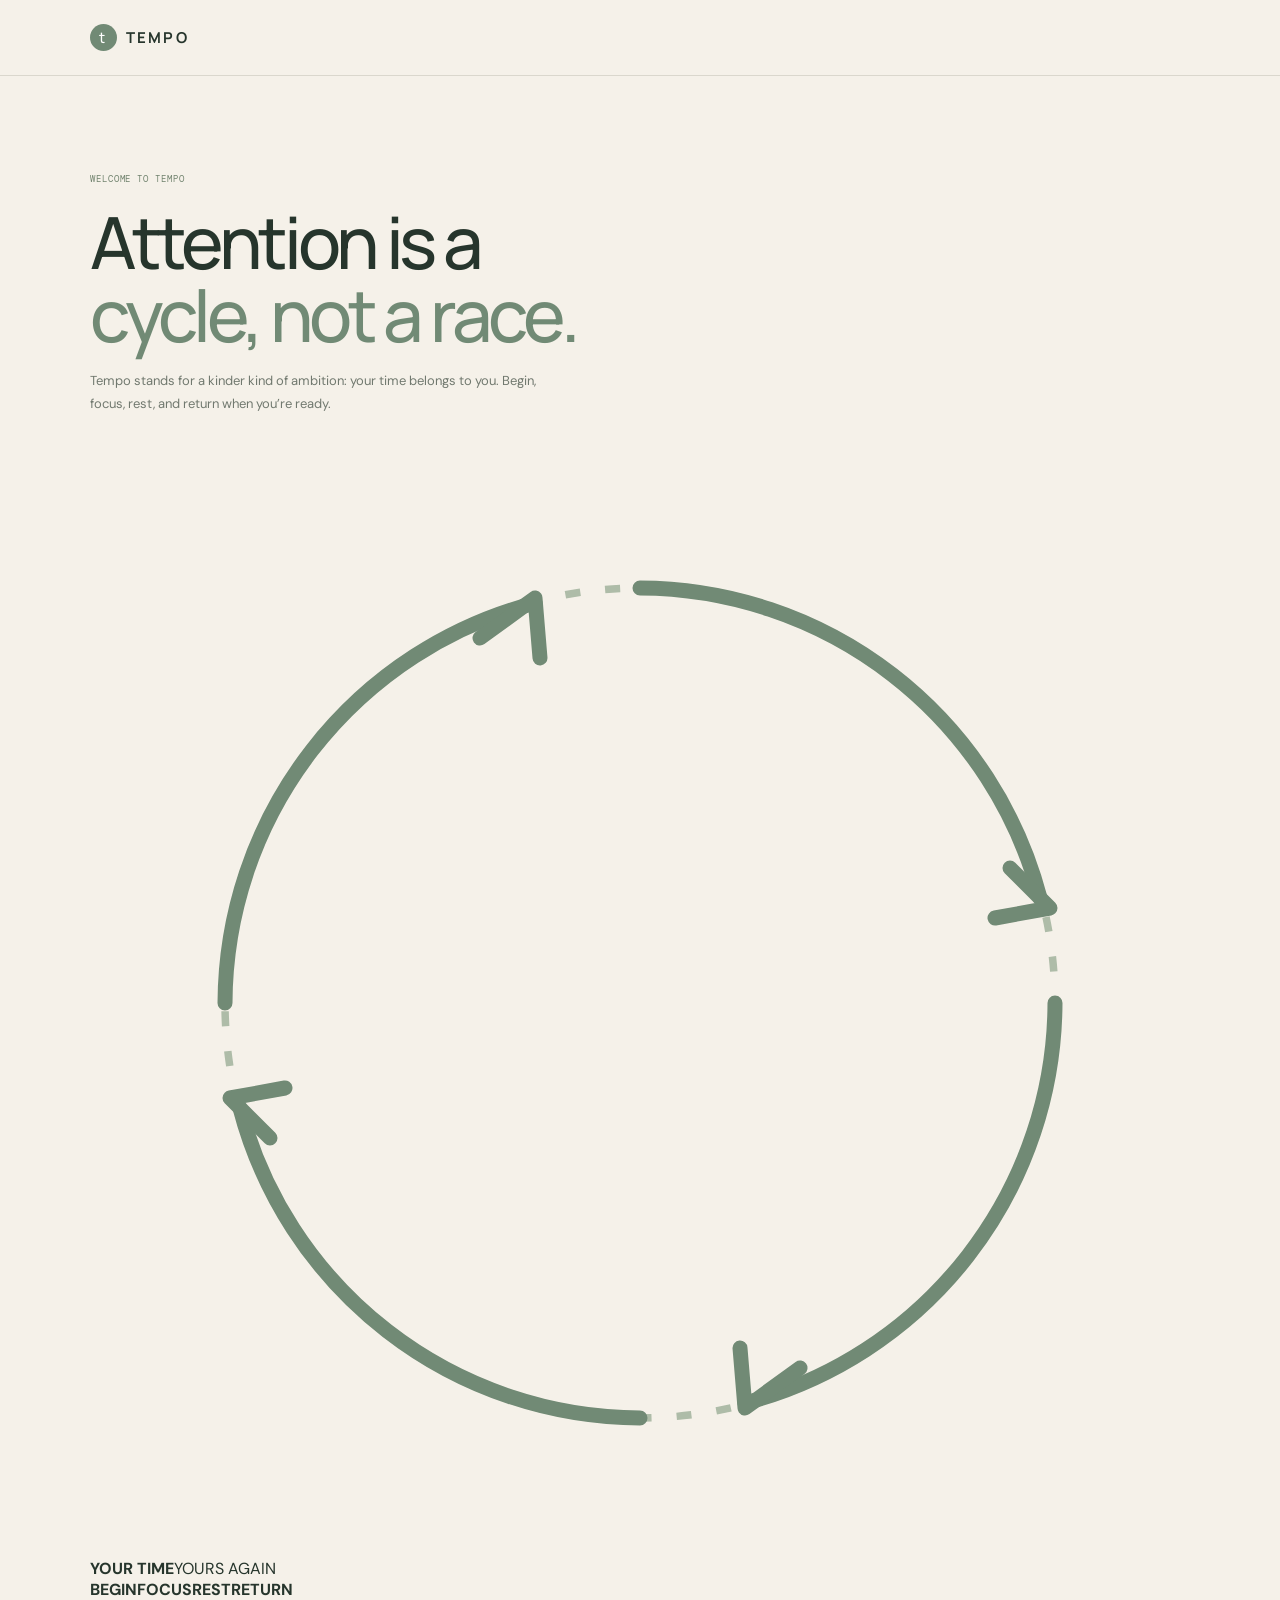
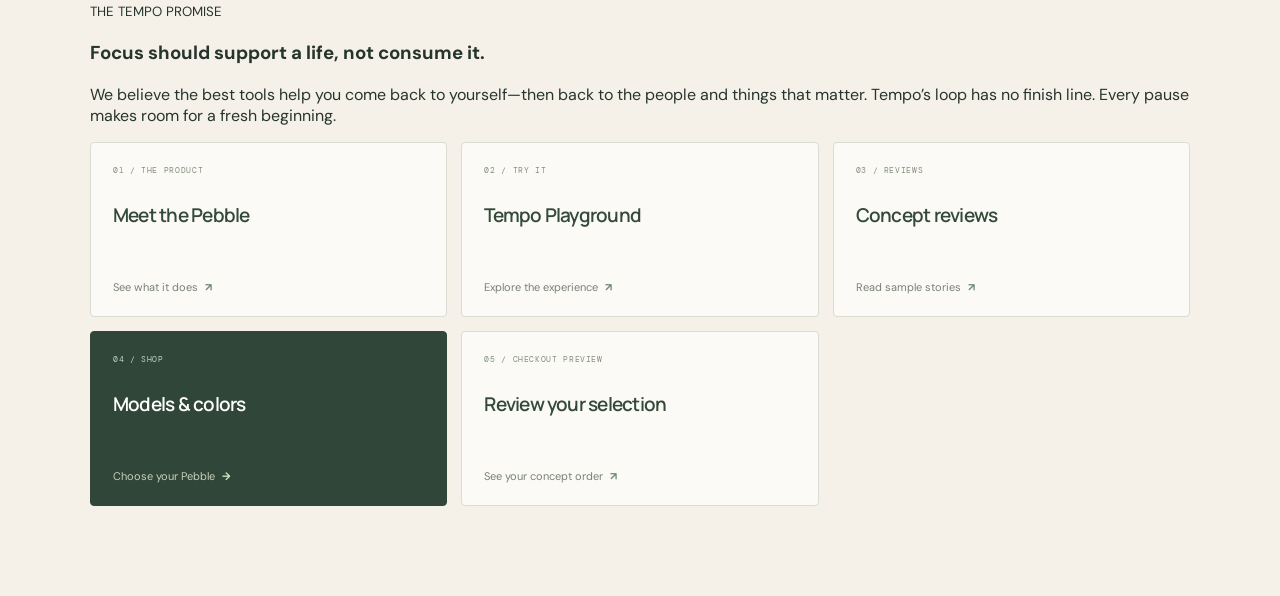
<file: index.html>
<!doctype html>
<html lang="en">
<head>
  <meta charset="utf-8"><meta name="viewport" content="width=device-width,initial-scale=1"><meta name="theme-color" content="#f5f1e9">
  <title>Tempo Pebble — Make time feel yours</title><link rel="stylesheet" href="style.css"><link rel="stylesheet" href="playground.css"><link rel="stylesheet" href="pages.css"><link rel="stylesheet" href="page-hub.css"><link rel="stylesheet" href="simple-home.css">
</head>
<body>
<header class="nav"><a class="brand" href="index.html"><span class="brand-mark">t</span>TEMPO</a><nav class="page-nav"><a href="product.html">The Pebble</a><a href="experience.html">Try Tempo</a><a href="reviews.html">Reviews</a></nav><a class="nav-cta" href="buy.html">Shop models <span>↗</span></a></header>
<main id="home">
  <section class="hero"><div class="hero-copy"><p class="eyebrow"><i></i> A TINY PAUSE. A BETTER PACE.</p><h1>Make time<br>feel <em>yours.</em></h1><p class="lead">Tempo Pebble is a pocket-sized focus timer with a tactile twist: turn the dial, settle into one thing, and let your day find its rhythm.</p><div class="hero-actions"><a class="button dark" href="#product">Meet Tempo <span>↗</span></a><a class="watch-link" href="#film"><span>▶</span> Watch the product film</a></div><div class="hero-proof"><span>✳ &nbsp; NO SCREENS TO START</span><span>✳ &nbsp; YOUR PACE, YOUR WAY</span></div></div><div class="hero-visual"><div class="halo"></div><div class="hero-label">A moment<br>to begin.</div><svg class="pebble" viewBox="0 0 500 500" role="img" aria-label="Tempo Pebble tactile focus timer"><defs><linearGradient id="body" x1="0" y1="0" x2="1" y2="1"><stop stop-color="#f9f4e9"/><stop offset="1" stop-color="#cfc8b8"/></linearGradient><linearGradient id="dial" x1="0" y1="0" x2="1" y2="1"><stop stop-color="#718a75"/><stop offset="1" stop-color="#314b3b"/></linearGradient><filter id="shadow"><feDropShadow dx="0" dy="25" stdDeviation="22" flood-opacity=".18"/></filter></defs><ellipse cx="255" cy="405" rx="135" ry="21" fill="#26372e" opacity=".13"/><g filter="url(#shadow)" transform="rotate(-11 250 260)"><rect x="115" y="130" width="270" height="270" rx="90" fill="url(#body)"/><circle cx="250" cy="265" r="87" fill="#a9a99a" opacity=".42"/><circle cx="250" cy="257" r="79" fill="url(#dial)"/><circle cx="250" cy="257" r="64" fill="none" stroke="#d6e1c2" stroke-opacity=".36" stroke-width="1.5"/><path d="M250 202v-12M289 218l8-9M305 257h12M289 296l8 9M250 312v12M211 296l-8 9M195 257h-12M211 218l-8-9" stroke="#e2e7da" stroke-width="4" stroke-linecap="round"/><path d="M250 257 290 228" stroke="#f2e7c5" stroke-width="5" stroke-linecap="round"/><circle cx="250" cy="257" r="8" fill="#f2e7c5"/><circle cx="250" cy="257" r="4" fill="#354839"/><rect x="178" y="345" width="144" height="5" rx="2.5" fill="#b9b2a4"/><circle cx="250" cy="370" r="4" fill="#7c9279"/></g></svg><span class="visual-caption">TEMPO PEBBLE · SAGE / LIMESTONE</span><span class="visual-index">01 — 03</span></div></section>
  <section class="ticker"><span>TURN DOWN THE NOISE</span><i>✳</i><span>MAKE A LITTLE MOMENT</span><i>✳</i><span>FIND YOUR OWN PACE</span><i>✳</i><span>TURN DOWN THE NOISE</span></section>
  <section class="story" id="story"><div class="section-kicker">01 / A SMALL OBJECT WITH A BIG JOB</div><div class="story-grid"><h2>Less scrolling.<br>More <em>settling in.</em></h2><div class="story-text"><p>Tempo Pebble is a simple, satisfying focus timer for people who want a calmer way to start. Turn the dial to choose a session, press once, and let the gentle light tell you how much time is left.</p><p>Pair it with Tempo’s optional AI helper for a realistic plan, a fresh idea, or a little help choosing what to do first. The helper runs through llama.cpp on your own computer.</p><a class="under-link" href="#helper">Try the Tempo helper ↗</a></div></div><div class="feature-row"><article><span>01 / TACTILE DIAL</span><h3>Set it by feel.</h3><p>A weighted, clicky dial makes choosing a focus session feel refreshingly physical.</p></article><article><span>02 / QUIET LIGHT</span><h3>Time, at a glance.</h3><p>A soft ring of light fades as your session moves along. No countdown to stare at.</p></article><article><span>03 / LOCAL AI HELPER</span><h3>Start with one thing.</h3><p>Ask for a 20-minute plan, a way through a block, or a gentle nudge to begin.</p></article></div></section>
  <section class="film" id="film"><div class="section-kicker">02 / A MOMENT WITH TEMPO</div><div class="film-card"><div class="film-screen" id="film-screen"><div class="film-orbit"></div><div class="film-pebble"><div class="film-dial"></div><i></i></div><div class="film-copy">Turn down<br>the noise.</div><button class="play" id="play-film" aria-label="Play Tempo product film">▶</button><div class="film-control">TEMPO PRODUCT FILM <span>00:45</span></div><div class="film-label">A LITTLE SPACE TO FIND YOUR PACE</div></div><div class="film-caption"><span>TEMPO PEBBLE</span><span>A tactile timer, a calmer start, and an AI helper when you want one.</span><a href="#helper">Meet your helper ↗</a></div></div></section>
  <section class="helper" id="helper"><div class="helper-copy"><div class="section-kicker">03 / YOUR LOCAL AI HELPER</div><h2>Need a start?<br>Let’s find <em>one.</em></h2><p>Ask Tempo to shape a short focus plan, break down a task, or suggest a reset. Your message goes to the llama.cpp server you run locally—no hosted AI account required.</p><div class="privacy-pill"><i></i> CONNECTED TO YOUR LOCAL LLAMA.CPP MODEL</div><p class="connect-hint">Start the server in your terminal with the setup command in README.md.</p></div><div class="assistant-card"><div class="assistant-top"><div><span class="assistant-mark">✳</span><strong>TEMPO HELPER</strong></div><span class="offline-indicator" id="ai-status"><i></i> CHECKING LOCAL MODEL</span></div><div class="assistant-messages" id="assistant-messages"><div class="bubble helper-bubble">Hi. What would make this next little stretch feel easier?</div></div><div class="quick-prompts"><button data-prompt="Help me make a realistic plan for the next 25 minutes.">Plan my next 25 minutes</button><button data-prompt="I feel stuck. Help me find one small first step.">Find one first step</button></div><form class="helper-form" id="helper-form"><textarea id="helper-input" rows="1" placeholder="Ask Tempo for a little help…" aria-label="Ask Tempo helper"></textarea><button type="submit" aria-label="Send prompt">↑</button></form><div class="assistant-foot">LOCAL MODEL · YOUR PROMPTS STAY ON THIS DEVICE</div></div></section>
  <section class="reviews" id="reviews"><div class="section-kicker">04 / NOTES FROM THE DESK</div><div class="reviews-heading"><h2>Small ritual.<br><em>Big exhale.</em></h2><span>CONCEPT REVIEWS<br>PLACEHOLDER COPY</span></div><div class="review-grid"><article><div class="stars">★★★★★</div><blockquote>“I turn the dial before I open my inbox. It’s become the tiniest boundary with a surprisingly big effect.”</blockquote><div class="reviewer"><b>ML</b><span><strong>Morgan L.</strong><small>CONCEPT REVIEW</small></span></div></article><article><div class="stars">★★★★★</div><blockquote>“The little glow keeps me on track without making my desk feel like another dashboard.”</blockquote><div class="reviewer"><b>JT</b><span><strong>Jordan T.</strong><small>CONCEPT REVIEW</small></span></div></article><article><div class="stars">★★★★★</div><blockquote>“I asked the helper to break down a messy task. It gave me a starting point, then I just turned the dial.”</blockquote><div class="reviewer"><b>AR</b><span><strong>Alex R.</strong><small>CONCEPT REVIEW</small></span></div></article></div></section>
<section class="product" id="product"><div class="product-art"><svg viewBox="0 0 260 260" aria-hidden="true"><rect x="48" y="45" width="164" height="164" rx="55" fill="#e7e0d3"/><circle cx="130" cy="126" r="54" fill="#718a75"/><circle cx="130" cy="126" r="42" fill="none" stroke="#d6e1c2" stroke-opacity=".5"/><path d="M130 96v-8M160 126h8M130 156v8M100 126h-8M130 126l21-16" stroke="#f2e7c5" stroke-width="4" stroke-linecap="round"/><circle cx="130" cy="126" r="5" fill="#f2e7c5"/></svg></div><div><div class="section-kicker">A CALMER WAY TO BEGIN</div><h2>Tempo Pebble</h2><p class="product-desc">Tactile focus timer + optional local AI helper.</p><div class="price">From $89 <span>USD · CONCEPT PRICE</span></div><a class="button dark" href="buy.html">Choose your Tempo <span>↗</span></a><p class="fine-print">Explore models and colors on the concept buy page.</p></div></section>
</main><footer><a class="brand" href="#home"><span class="brand-mark">t</span>TEMPO</a><span>MAKE TIME FEEL YOURS.</span><a href="#helper">ASK THE LOCAL AI ↗</a><span>© 2026 TEMPO CONCEPT</span></footer><script src="app.js"></script>
</body></html>
</file>
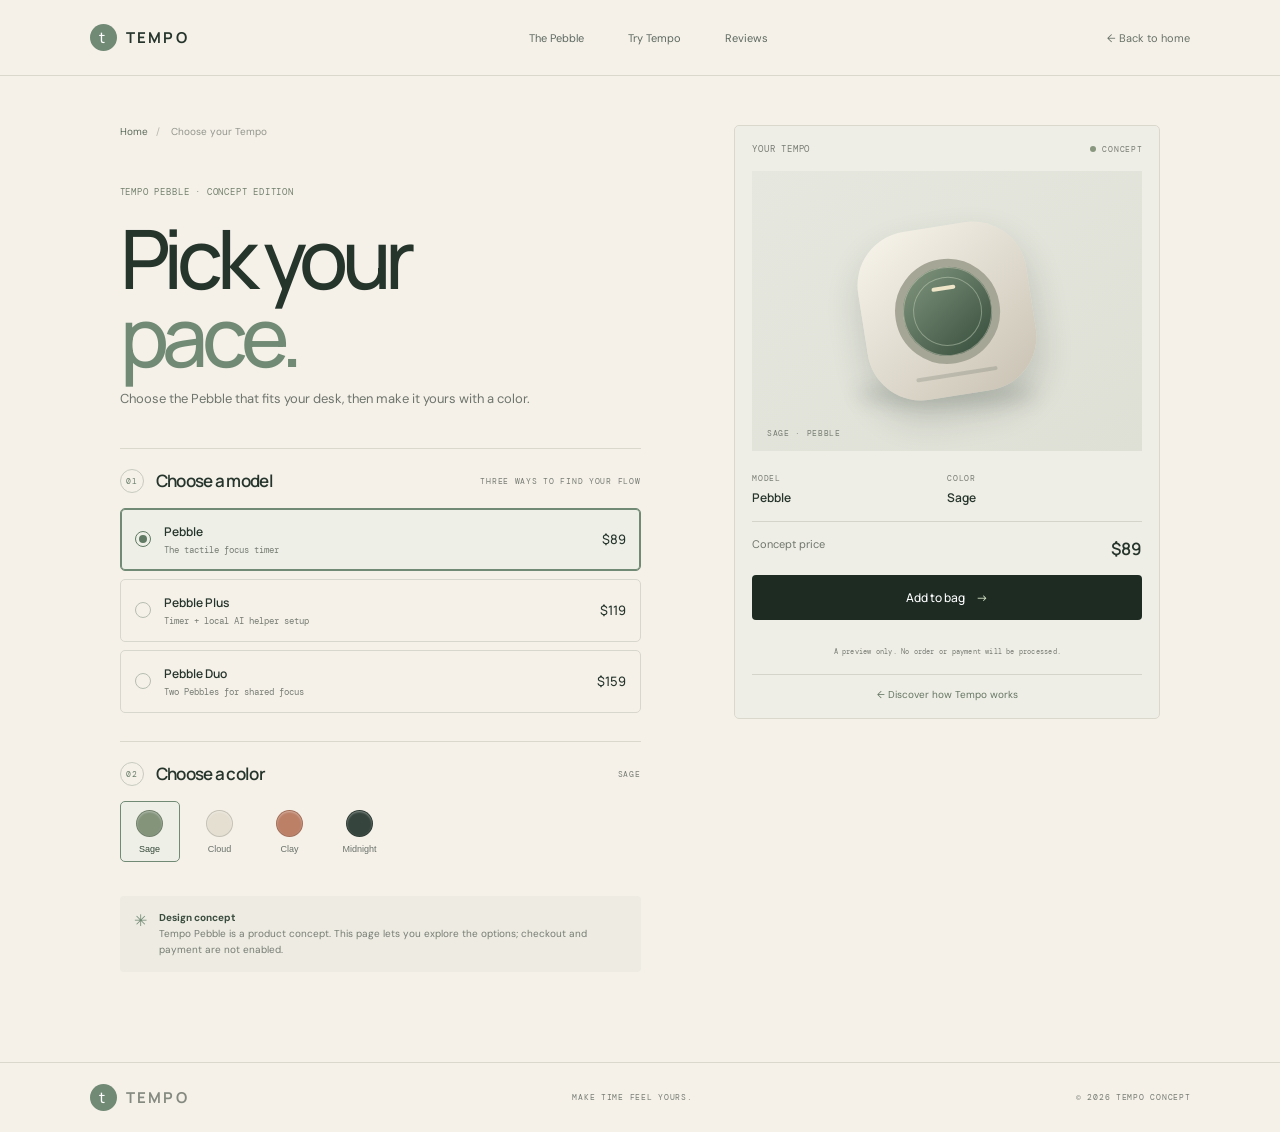
<file: buy.html>
<!doctype html>
<html lang="en">
<head>
  <meta charset="utf-8"><meta name="viewport" content="width=device-width,initial-scale=1"><meta name="theme-color" content="#f5f1e9">
  <title>Choose your Tempo Pebble</title><link rel="stylesheet" href="buy.css"><link rel="stylesheet" href="pages.css">
</head>
<body>
  <header class="nav"><a class="brand" href="index.html"><span class="brand-mark">t</span>TEMPO</a><nav class="page-nav"><a href="product.html">The Pebble</a><a href="experience.html">Try Tempo</a><a href="reviews.html">Reviews</a></nav><a class="back-link" href="index.html">← Back to home</a></header>
  <main class="buy-layout">
    <section class="buy-main">
      <div class="crumb"><a href="index.html">Home</a><span>/</span> Choose your Tempo</div>
      <p class="eyebrow">TEMPO PEBBLE · CONCEPT EDITION</p>
      <h1>Pick your<br><em>pace.</em></h1>
      <p class="intro">Choose the Pebble that fits your desk, then make it yours with a color.</p>
      <section class="choice-section" aria-labelledby="model-title"><div class="section-heading"><div><span class="step">01</span><h2 id="model-title">Choose a model</h2></div><small>THREE WAYS TO FIND YOUR FLOW</small></div>
        <div class="model-list">
          <button class="model-card selected" data-model="Pebble" data-price="89" data-description="The tactile focus timer" type="button"><span class="radio"></span><span class="model-info"><strong>Pebble</strong><small>The tactile focus timer</small></span><span class="model-price">$89</span></button>
          <button class="model-card" data-model="Pebble Plus" data-price="119" data-description="Timer + local AI helper setup" type="button"><span class="radio"></span><span class="model-info"><strong>Pebble Plus</strong><small>Timer + local AI helper setup</small></span><span class="model-price">$119</span></button>
          <button class="model-card" data-model="Pebble Duo" data-price="159" data-description="Two Pebbles for shared focus" type="button"><span class="radio"></span><span class="model-info"><strong>Pebble Duo</strong><small>Two Pebbles for shared focus</small></span><span class="model-price">$159</span></button>
        </div>
      </section>
      <section class="choice-section colors-section" aria-labelledby="color-title"><div class="section-heading"><div><span class="step">02</span><h2 id="color-title">Choose a color</h2></div><small id="color-name">SAGE</small></div>
        <div class="color-list" role="group" aria-label="Pebble color">
          <button class="color-option active" type="button" data-color="Sage" aria-label="Sage color" aria-pressed="true"><span class="swatch sage"></span><span>Sage</span></button>
          <button class="color-option" type="button" data-color="Cloud" aria-label="Cloud color" aria-pressed="false"><span class="swatch cloud"></span><span>Cloud</span></button>
          <button class="color-option" type="button" data-color="Clay" aria-label="Clay color" aria-pressed="false"><span class="swatch clay"></span><span>Clay</span></button>
          <button class="color-option" type="button" data-color="Midnight" aria-label="Midnight color" aria-pressed="false"><span class="swatch midnight"></span><span>Midnight</span></button>
        </div>
      </section>
      <section class="concept-note"><span>✳</span><p><strong>Design concept</strong><br>Tempo Pebble is a product concept. This page lets you explore the options; checkout and payment are not enabled.</p></section>
    </section>
    <aside class="summary-panel"><div class="summary-title"><span>YOUR TEMPO</span><span class="availability"><i></i> CONCEPT</span></div><div class="product-stage"><div class="product-shadow"></div><div class="product-pebble sage-bg" id="product-preview"><div class="dial"><i></i></div><div class="light-line"></div></div><span class="stage-label" id="stage-label">SAGE · PEBBLE</span></div><div class="summary-details"><div><small>MODEL</small><strong id="summary-model">Pebble</strong></div><div><small>COLOR</small><strong id="summary-color">Sage</strong></div></div><div class="subtotal"><span>Concept price</span><strong id="summary-price">$89</strong></div><button class="add-button" type="button" id="add-button">Add to bag <span>→</span></button><p class="feedback" id="feedback" aria-live="polite"></p><p class="secure-note">A preview only. No order or payment will be processed.</p><a class="back-home" href="index.html">← Discover how Tempo works</a></aside>
  </main>
  <footer><a class="brand" href="index.html"><span class="brand-mark">t</span>TEMPO</a><span>MAKE TIME FEEL YOURS.</span><span>© 2026 TEMPO CONCEPT</span></footer>
  <script src="buy.js"></script>
</body>
</html>
</file>
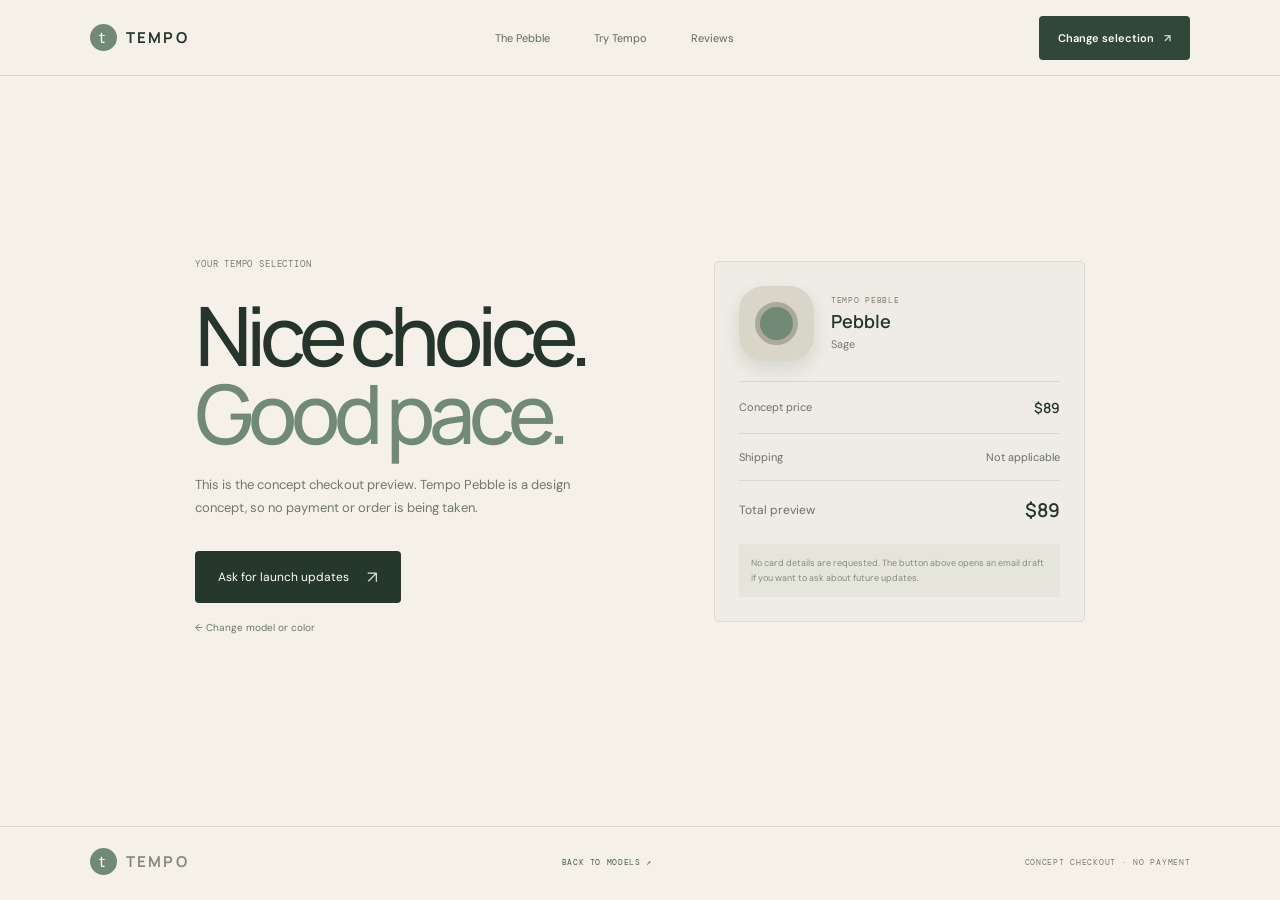
<file: checkout.html>
<!doctype html><html lang="en"><head><meta charset="utf-8"><meta name="viewport" content="width=device-width,initial-scale=1"><title>Your Tempo selection</title><link rel="stylesheet" href="style.css"><link rel="stylesheet" href="pages.css"><link rel="stylesheet" href="buy.css"><link rel="stylesheet" href="checkout.css"></head><body>
<header class="nav"><a class="brand" href="index.html"><span class="brand-mark">t</span>TEMPO</a><nav class="page-nav"><a href="product.html">The Pebble</a><a href="experience.html">Try Tempo</a><a href="reviews.html">Reviews</a></nav><a class="nav-cta" href="buy.html">Change selection <span>↗</span></a></header>
<main class="checkout-wrap"><div class="checkout-copy"><p class="eyebrow">YOUR TEMPO SELECTION</p><h1>Nice choice.<br><em>Good pace.</em></h1><p>This is the concept checkout preview. Tempo Pebble is a design concept, so no payment or order is being taken.</p><a class="big-cta" href="mailto:hello@example.com?subject=Tempo%20Pebble%20launch%20updates">Ask for launch updates <span>↗</span></a><a class="return-link" href="buy.html">← Change model or color</a></div><aside class="checkout-card"><div class="checkout-product"><div class="checkout-pebble" id="checkout-pebble"><div></div></div><div><span class="eyebrow">TEMPO PEBBLE</span><h2 id="checkout-model">Pebble</h2><p id="checkout-color">Sage</p></div></div><div class="checkout-row"><span>Concept price</span><strong id="checkout-price">$89</strong></div><div class="checkout-row"><span>Shipping</span><span>Not applicable</span></div><div class="checkout-total"><span>Total preview</span><strong id="checkout-total">$89</strong></div><p class="checkout-disclaimer">No card details are requested. The button above opens an email draft if you want to ask about future updates.</p></aside></main>
<footer><a class="brand" href="index.html"><span class="brand-mark">t</span>TEMPO</a><a href="buy.html">BACK TO MODELS ↗</a><span>CONCEPT CHECKOUT · NO PAYMENT</span></footer><script>
const picked=JSON.parse(localStorage.getItem('tempo-selection')||'{"model":"Pebble","color":"Sage","price":"89"}');
document.querySelector('#checkout-model').textContent=picked.model;
document.querySelector('#checkout-color').textContent=picked.color;
document.querySelector('#checkout-price').textContent=`$${picked.price}`;
document.querySelector('#checkout-total').textContent=`$${picked.price}`;
document.querySelector('#checkout-pebble').classList.add(`color-${picked.color.toLowerCase()}`);
</script></body></html>
</file>
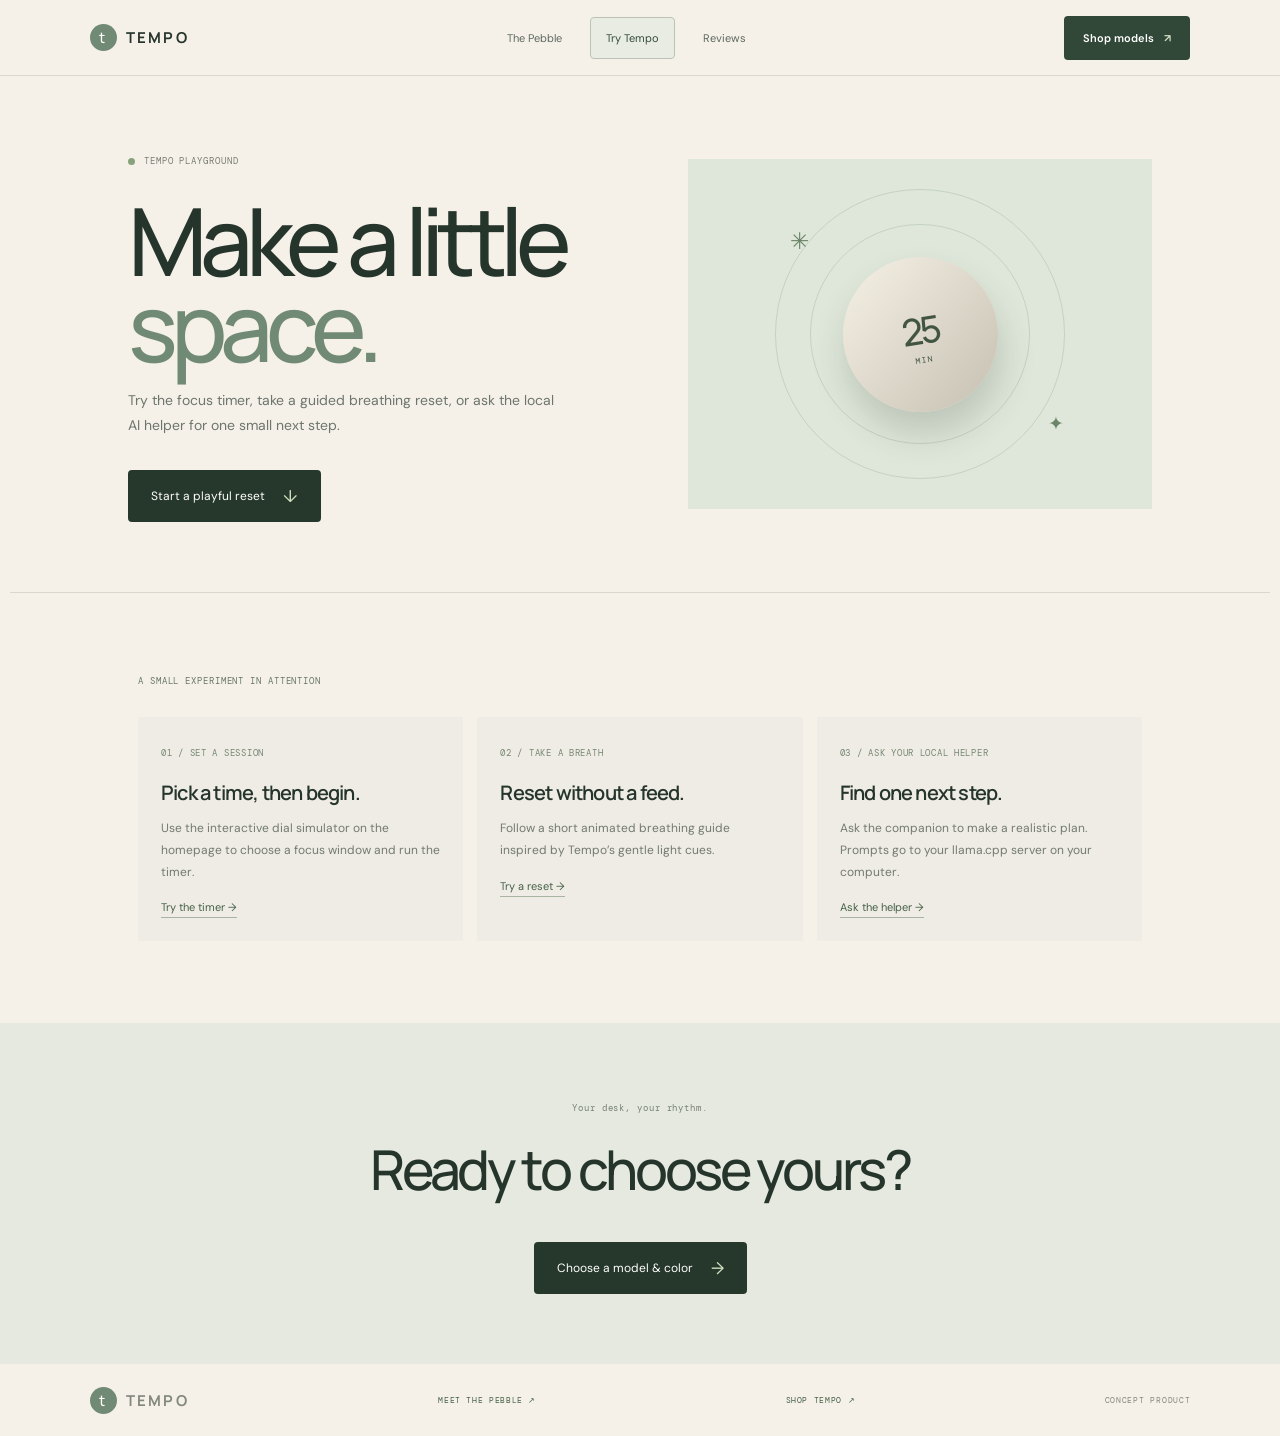
<file: experience.html>
<!doctype html><html lang="en"><head><meta charset="utf-8"><meta name="viewport" content="width=device-width,initial-scale=1"><title>Try Tempo — Find your pace</title><link rel="stylesheet" href="style.css"><link rel="stylesheet" href="pages.css"></head><body>
<header class="nav"><a class="brand" href="index.html"><span class="brand-mark">t</span>TEMPO</a><nav class="page-nav"><a href="product.html">The Pebble</a><a class="current" href="experience.html">Try Tempo</a><a href="reviews.html">Reviews</a></nav><a class="nav-cta" href="buy.html">Shop models <span>↗</span></a></header>
<main><section class="sub-hero exp-hero"><div><p class="eyebrow"><i></i> TEMPO PLAYGROUND</p><h1>Make a little<br><em>space.</em></h1><p>Try the focus timer, take a guided breathing reset, or ask the local AI helper for one small next step.</p><a class="big-cta" href="index.html#playground">Start a playful reset <span>↓</span></a></div><div class="experience-art"><span class="orbit orbit-a"></span><span class="orbit orbit-b"></span><div class="experience-pebble"><span>25</span><small>MIN</small></div><i class="spark spark-a">✳</i><i class="spark spark-b">✦</i></div></section>
<section class="spec-section"><div class="section-kicker">A SMALL EXPERIMENT IN ATTENTION</div><div class="experience-cards"><article><b>01 / SET A SESSION</b><h2>Pick a time, then begin.</h2><p>Use the interactive dial simulator on the homepage to choose a focus window and run the timer.</p><a href="index.html#playground">Try the timer →</a></article><article><b>02 / TAKE A BREATH</b><h2>Reset without a feed.</h2><p>Follow a short animated breathing guide inspired by Tempo’s gentle light cues.</p><a href="index.html#playground">Try a reset →</a></article><article><b>03 / ASK YOUR LOCAL HELPER</b><h2>Find one next step.</h2><p>Ask the companion to make a realistic plan. Prompts go to your llama.cpp server on your computer.</p><a href="index.html#helper">Ask the helper →</a></article></div></section>
<section class="wide-cta"><p>Your desk, your rhythm.</p><h2>Ready to choose yours?</h2><a class="big-cta" href="buy.html">Choose a model & color <span>→</span></a></section></main><footer><a class="brand" href="index.html"><span class="brand-mark">t</span>TEMPO</a><a href="product.html">MEET THE PEBBLE ↗</a><a href="buy.html">SHOP TEMPO ↗</a><span>CONCEPT PRODUCT</span></footer></body></html>
</file>
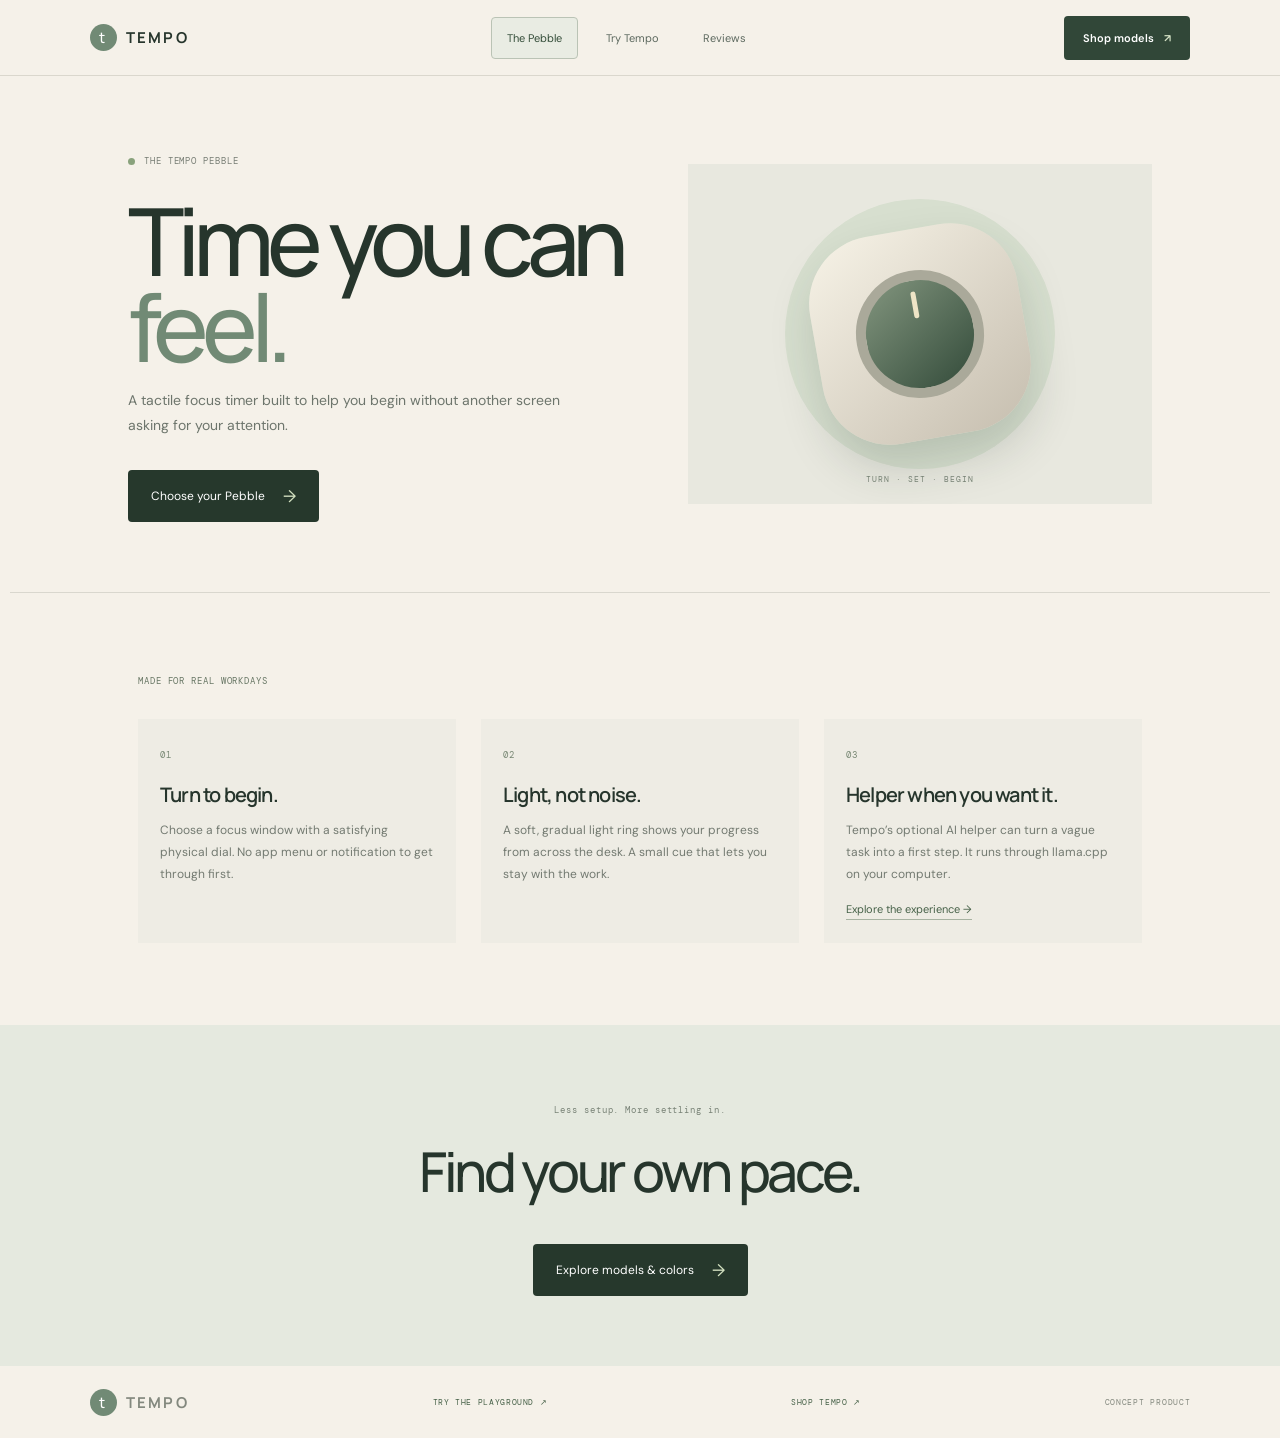
<file: product.html>
<!doctype html><html lang="en"><head><meta charset="utf-8"><meta name="viewport" content="width=device-width,initial-scale=1"><title>Meet the Tempo Pebble</title><link rel="stylesheet" href="style.css"><link rel="stylesheet" href="pages.css"></head><body>
<header class="nav"><a class="brand" href="index.html"><span class="brand-mark">t</span>TEMPO</a><nav class="page-nav"><a class="current" href="product.html">The Pebble</a><a href="experience.html">Try Tempo</a><a href="reviews.html">Reviews</a></nav><a class="nav-cta" href="buy.html">Shop models <span>↗</span></a></header>
<main><section class="sub-hero product-hero"><div><p class="eyebrow"><i></i> THE TEMPO PEBBLE</p><h1>Time you can<br><em>feel.</em></h1><p>A tactile focus timer built to help you begin without another screen asking for your attention.</p><a class="big-cta" href="buy.html">Choose your Pebble <span>→</span></a></div><div class="detail-orb"><div class="detail-pebble"><div class="detail-dial"></div></div><span>TURN · SET · BEGIN</span></div></section>
<section class="spec-section"><div class="section-kicker">MADE FOR REAL WORKDAYS</div><div class="spec-grid"><article><span>01</span><h2>Turn to begin.</h2><p>Choose a focus window with a satisfying physical dial. No app menu or notification to get through first.</p></article><article><span>02</span><h2>Light, not noise.</h2><p>A soft, gradual light ring shows your progress from across the desk. A small cue that lets you stay with the work.</p></article><article><span>03</span><h2>Helper when you want it.</h2><p>Tempo’s optional AI helper can turn a vague task into a first step. It runs through llama.cpp on your computer.</p><a href="experience.html">Explore the experience →</a></article></div></section>
<section class="wide-cta"><p>Less setup. More settling in.</p><h2>Find your own pace.</h2><a class="big-cta" href="buy.html">Explore models & colors <span>→</span></a></section></main>
<footer><a class="brand" href="index.html"><span class="brand-mark">t</span>TEMPO</a><a href="experience.html">TRY THE PLAYGROUND ↗</a><a href="buy.html">SHOP TEMPO ↗</a><span>CONCEPT PRODUCT</span></footer></body></html>
</file>
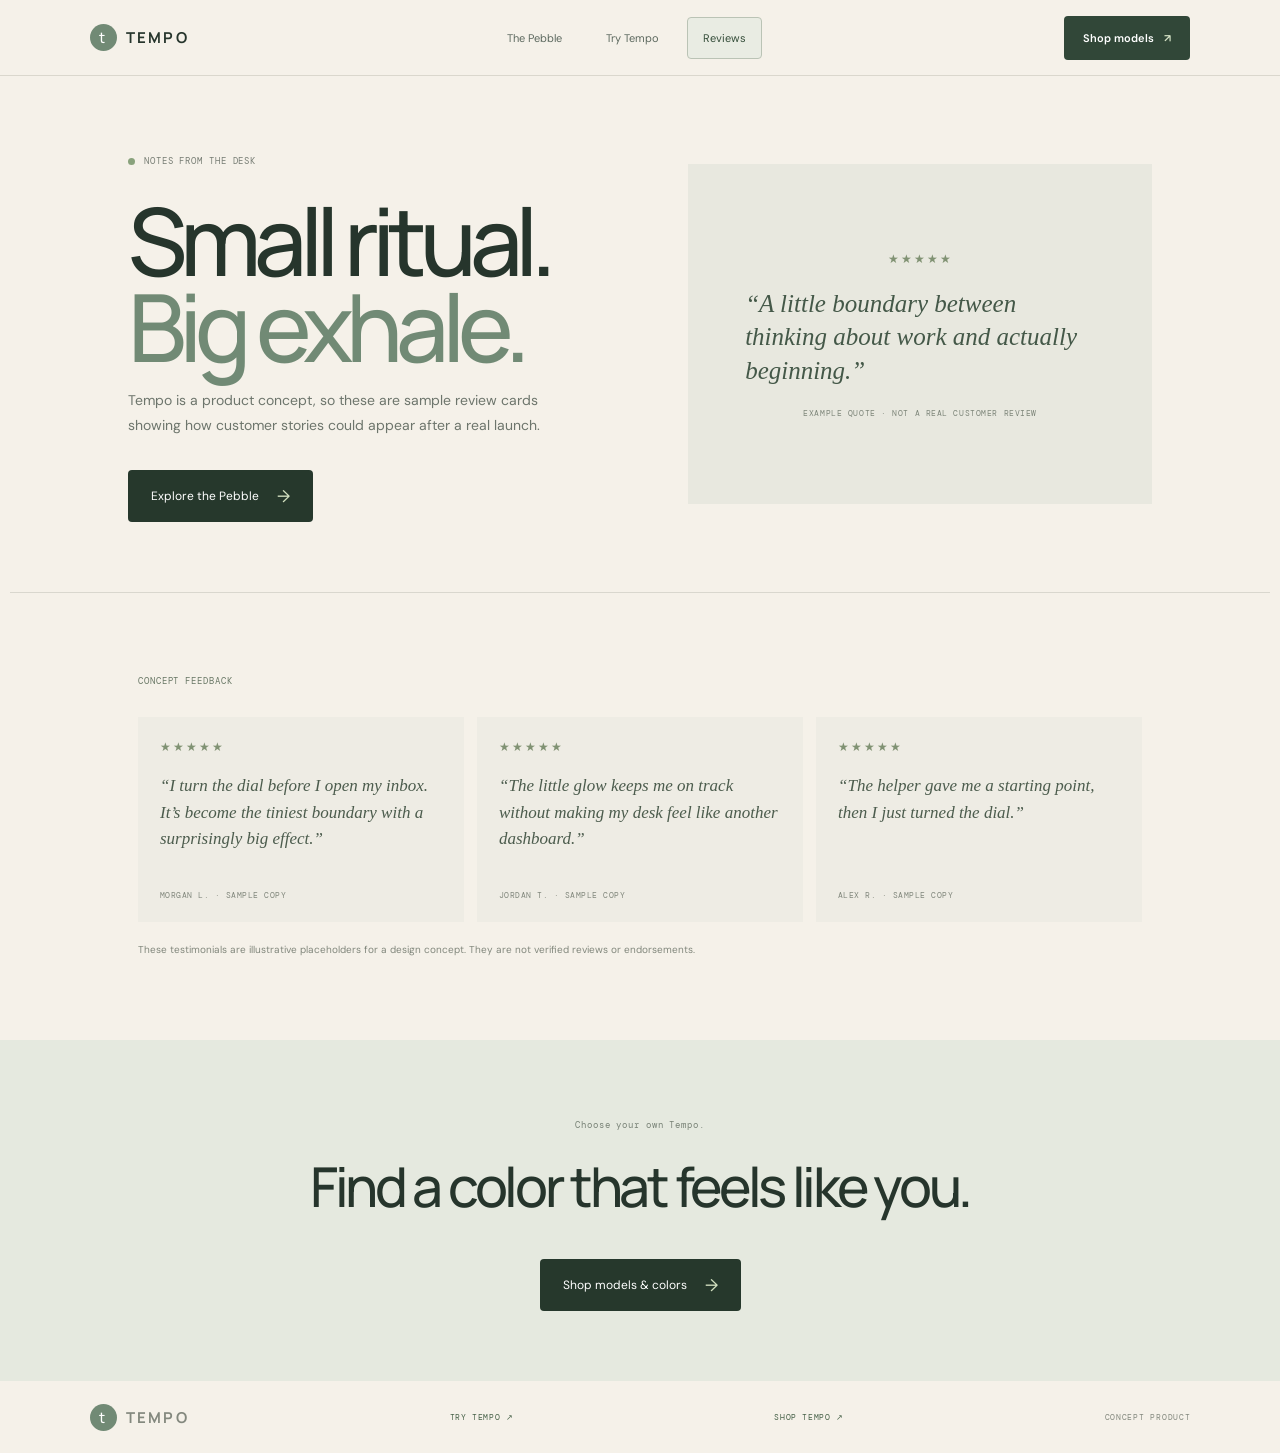
<file: reviews.html>
<!doctype html><html lang="en"><head><meta charset="utf-8"><meta name="viewport" content="width=device-width,initial-scale=1"><title>Tempo notes — Concept reviews</title><link rel="stylesheet" href="style.css"><link rel="stylesheet" href="pages.css"></head><body>
<header class="nav"><a class="brand" href="index.html"><span class="brand-mark">t</span>TEMPO</a><nav class="page-nav"><a href="product.html">The Pebble</a><a href="experience.html">Try Tempo</a><a class="current" href="reviews.html">Reviews</a></nav><a class="nav-cta" href="buy.html">Shop models <span>↗</span></a></header>
<main><section class="sub-hero reviews-hero"><div><p class="eyebrow"><i></i> NOTES FROM THE DESK</p><h1>Small ritual.<br><em>Big exhale.</em></h1><p>Tempo is a product concept, so these are sample review cards showing how customer stories could appear after a real launch.</p><a class="big-cta" href="buy.html">Explore the Pebble <span>→</span></a></div><div class="review-quote"><span class="stars">★★★★★</span><blockquote>“A little boundary between thinking about work and actually beginning.”</blockquote><small>EXAMPLE QUOTE · NOT A REAL CUSTOMER REVIEW</small></div></section>
<section class="spec-section"><div class="section-kicker">CONCEPT FEEDBACK</div><div class="review-page-grid"><article><span class="stars">★★★★★</span><blockquote>“I turn the dial before I open my inbox. It’s become the tiniest boundary with a surprisingly big effect.”</blockquote><b>MORGAN L. · SAMPLE COPY</b></article><article><span class="stars">★★★★★</span><blockquote>“The little glow keeps me on track without making my desk feel like another dashboard.”</blockquote><b>JORDAN T. · SAMPLE COPY</b></article><article><span class="stars">★★★★★</span><blockquote>“The helper gave me a starting point, then I just turned the dial.”</blockquote><b>ALEX R. · SAMPLE COPY</b></article></div><p class="review-disclosure">These testimonials are illustrative placeholders for a design concept. They are not verified reviews or endorsements.</p></section>
<section class="wide-cta"><p>Choose your own Tempo.</p><h2>Find a color that feels like you.</h2><a class="big-cta" href="buy.html">Shop models & colors <span>→</span></a></section></main><footer><a class="brand" href="index.html"><span class="brand-mark">t</span>TEMPO</a><a href="experience.html">TRY TEMPO ↗</a><a href="buy.html">SHOP TEMPO ↗</a><span>CONCEPT PRODUCT</span></footer></body></html>
</file>
<file: style.css>
@import url('https://fonts.googleapis.com/css2?family=DM+Mono:wght@400;500&family=DM+Sans:wght@400;500;600;700&family=Manrope:wght@400;500;600;700&display=swap');
:root{--paper:#f5f1e9;--ink:#26352c;--muted:#777d74;--sage:#718a75;--line:#dad7cd;--cream:#eee9dd;--dark:#1d2b23}*{box-sizing:border-box}html{scroll-behavior:smooth}body{margin:0;background:var(--paper);color:var(--ink);font-family:'DM Sans',sans-serif}a{color:inherit;text-decoration:none}.nav{height:76px;padding:0 7%;display:flex;align-items:center;justify-content:space-between;border-bottom:1px solid var(--line)}.brand{font:700 15px Manrope,sans-serif;letter-spacing:.15em;display:flex;align-items:center;gap:9px}.brand-mark{width:27px;height:27px;border-radius:50%;display:grid;place-items:center;background:var(--sage);color:white;font:500 15px Manrope,sans-serif}.nav nav{display:flex;gap:34px;font-size:12px;color:#646b62}.nav nav a:hover,.watch-link:hover,.under-link:hover{color:var(--sage)}.nav-cta{font-size:11px;padding:11px 16px;border:1px solid #aeb4a8;border-radius:99px}.nav-cta span,.button span{margin-left:10px;color:var(--sage)}.hero{padding:70px 10% 62px;max-width:1500px;margin:auto;display:grid;grid-template-columns:1.03fr .97fr;align-items:center;gap:38px}.eyebrow,.section-kicker,.hero-proof,.visual-caption,.visual-index,.film-control,.film-label,.assistant-foot,.offline-indicator,.privacy-pill,.reviews-heading>span,.reviewer small,.fine-print{font:9px 'DM Mono',monospace;letter-spacing:.1em;color:var(--muted)}.eyebrow{display:flex;align-items:center;gap:9px}.eyebrow i,.privacy-pill i,.offline-indicator i{width:7px;height:7px;background:#89a27c;border-radius:50%;display:inline-block}.hero h1{font:500 clamp(58px,7.5vw,98px)/.94 Manrope,sans-serif;letter-spacing:-.075em;margin:34px 0 20px}.hero h1 em,.story h2 em,.reviews h2 em,.helper h2 em{font-weight:500;color:var(--sage);font-style:normal}.lead{font-size:15px;line-height:1.75;max-width:450px;color:#697168}.hero-actions{display:flex;align-items:center;gap:24px;margin-top:27px}.button{display:inline-flex;align-items:center;padding:14px 19px;border-radius:4px;font-size:12px}.button.dark{background:var(--dark);color:#fff}.button.dark:hover{background:#344b3b}.button span{color:#d9e8c7}.watch-link{font-size:11px;color:#60685f}.watch-link span{display:inline-grid;place-items:center;width:28px;height:28px;border:1px solid #c3c5ba;border-radius:50%;margin-right:7px;font-size:9px}.hero-proof{display:flex;gap:20px;margin-top:42px;font-size:8px}.hero-visual{height:490px;position:relative;background:#e8e6dc;overflow:hidden;border-radius:4px}.halo{position:absolute;width:340px;height:340px;left:50%;top:49%;transform:translate(-50%,-50%);background:#d6dfce;border-radius:50%;filter:blur(1px)}.hero-visual:after{content:'';position:absolute;width:80%;height:50%;bottom:-25%;left:10%;background:#d6d1c4;border-radius:50%;filter:blur(14px)}.pebble{position:absolute;width:min(91%,460px);left:50%;top:54%;transform:translate(-50%,-50%) rotate(-8deg);z-index:1}.hero-label{position:absolute;top:28px;left:28px;font:italic 20px/1.15 Georgia,serif;color:#687765;z-index:2}.visual-caption,.visual-index{position:absolute;z-index:2;bottom:18px;font-size:8px}.visual-caption{left:20px}.visual-index{right:20px}.ticker{overflow:hidden;white-space:nowrap;background:#dfe5d8;color:#354b3a;display:flex;align-items:center;justify-content:space-around;padding:15px 3%;font:9px 'DM Mono',monospace;letter-spacing:.1em}.ticker i{font-style:normal;color:#8ca081}.story,.film,.reviews{padding:100px 12%;max-width:1500px;margin:auto}.section-kicker{color:#687765}.story-grid{display:grid;grid-template-columns:1.1fr .9fr;gap:50px;align-items:start;margin:46px 0 80px}.story h2,.reviews h2,.helper h2,.product h2{font:500 clamp(43px,5.5vw,68px)/1.02 Manrope,sans-serif;letter-spacing:-.065em;margin:0}.story-text{max-width:440px;padding-top:3px}.story-text p,.helper-copy>p{font-size:14px;line-height:1.85;color:#6c736a;margin:0 0 18px}.under-link{display:inline-block;border-bottom:1px solid #9aa397;padding:8px 0;font-size:12px;margin-top:5px}.feature-row{display:grid;grid-template-columns:repeat(3,1fr);border-top:1px solid var(--line)}.feature-row article{padding:23px 25px 0 0}.feature-row article+article{border-left:1px solid var(--line);padding-left:25px}.feature-row span{font:8px 'DM Mono',monospace;color:#869082;letter-spacing:.08em}.feature-row h3{font:500 20px Manrope,sans-serif;margin:15px 0 8px;letter-spacing:-.04em}.feature-row p{font-size:12px;line-height:1.7;color:var(--muted);max-width:280px;margin:0}.film{padding-top:55px}.film-card{margin-top:32px}.film-screen{height:450px;position:relative;overflow:hidden;background:#283a30;display:grid;place-items:center}.film-orbit{position:absolute;width:330px;height:330px;border:1px solid #dce8d22b;border-radius:50%;animation:orbit 20s linear infinite}.film-screen:before{content:'';position:absolute;width:500px;height:500px;background:radial-gradient(circle,#9aaa7e55,transparent 67%);border-radius:50%}.film-pebble{position:relative;width:216px;height:216px;border-radius:70px;background:linear-gradient(145deg,#ede8dc,#bdb7a9);transform:rotate(-12deg);box-shadow:0 27px 55px #0c1710aa;display:grid;place-items:center;animation:float 5s ease-in-out infinite}.film-dial{width:132px;height:132px;border-radius:50%;background:linear-gradient(145deg,#84967f,#394f3d);border:9px solid #a6a696;box-shadow:inset 0 0 0 2px #d4dfbd55}.film-pebble i{position:absolute;width:36px;height:4px;border-radius:2px;background:#efe2bb;top:70px;left:111px;transform:rotate(42deg)}.film-copy{position:absolute;left:8%;top:13%;font:italic clamp(25px,4vw,44px)/1.07 Georgia,serif;color:#f1eee3}.play{position:absolute;width:47px;height:47px;border:1px solid #ffffff8c;background:#ffffff20;color:#fff;border-radius:50%;cursor:pointer;backdrop-filter:blur(8px);font-size:13px}.play:hover{background:#ffffff40}.film-control,.film-label{position:absolute;bottom:18px;color:#dae1d5;font-size:8px}.film-control{left:22px}.film-control span{margin-left:10px;color:#a8b39e}.film-label{right:22px}.film-caption{display:flex;justify-content:space-between;align-items:center;padding:17px 0;border-bottom:1px solid var(--line);font-size:11px;color:#687168}.film-caption>span:first-child{font:9px 'DM Mono',monospace;letter-spacing:.1em}.film-caption a{color:#354c3a}.film-screen.playing .film-copy{animation:fadecopy 4.5s ease-in-out infinite}.film-screen.playing .film-pebble{animation-duration:2.5s}.film-screen.playing .play{opacity:.45}@keyframes orbit{to{transform:rotate(360deg)}}@keyframes float{50%{transform:translateY(-10px) rotate(-8deg)}}@keyframes fadecopy{50%{opacity:.3;transform:translateY(-6px)}}.helper{background:#e9ebe2;padding:95px 12%;display:grid;grid-template-columns:.9fr 1.1fr;gap:8%;align-items:center}.helper-copy{max-width:450px}.helper h2{margin:35px 0 20px}.helper-copy>p{margin:0 0 23px}.privacy-pill{display:inline-flex;align-items:center;gap:8px;background:#dde4d7;padding:10px 12px;border-radius:99px;color:#556b55;font-size:8px}.connect-hint{font-size:10px!important;margin:15px 0 0!important}.assistant-card{background:#f7f5ee;border:1px solid #d8dbd1;border-radius:9px;box-shadow:0 22px 65px #29382c12;overflow:hidden}.assistant-top{height:54px;padding:0 17px;display:flex;align-items:center;justify-content:space-between;border-bottom:1px solid #e5e4dc}.assistant-top>div{display:flex;align-items:center;gap:9px}.assistant-mark{width:26px;height:26px;display:grid;place-items:center;background:#dfe8d7;color:#557254;border-radius:8px}.assistant-top strong{font:600 10px Manrope,sans-serif;letter-spacing:.08em}.offline-indicator{font-size:7px;display:flex;align-items:center;gap:5px}.offline-indicator i{background:#c88a74}.offline-indicator.online i{background:#77a66e}.assistant-messages{height:210px;overflow:auto;padding:20px 17px;display:flex;flex-direction:column;gap:13px}.bubble{max-width:88%;padding:11px 13px;border-radius:4px 12px 12px 12px;background:#eceee7;color:#465047;font-size:12px;line-height:1.6;white-space:pre-wrap;overflow-wrap:anywhere}.bubble.user-bubble{align-self:flex-end;background:#33483a;color:white;border-radius:12px 4px 12px 12px}.bubble.error-bubble{color:#a94e3d;background:#f5e8e4}.quick-prompts{display:flex;gap:7px;padding:0 17px 12px;flex-wrap:wrap}.quick-prompts button{border:1px solid #d9ddd3;background:transparent;color:#647064;padding:7px 9px;font-size:9px;border-radius:99px;cursor:pointer}.quick-prompts button:hover{background:#e8ebe1}.helper-form{margin:0 13px 11px;border:1px solid #d8dbd2;border-radius:9px;padding:7px 8px 7px 12px;display:flex;gap:8px;align-items:end;background:#fffefa}.helper-form textarea{border:0;resize:none;outline:none;min-height:34px;max-height:100px;flex:1;background:transparent;color:var(--ink);font:12px/1.5 'DM Sans',sans-serif;padding:8px 0}.helper-form button{width:31px;height:31px;border:0;border-radius:8px;background:#344c3b;color:white;font-size:18px;cursor:pointer}.helper-form button:disabled{opacity:.5}.assistant-foot{text-align:center;font-size:7px;padding:0 10px 13px;letter-spacing:.08em}.reviews-heading{display:flex;align-items:end;justify-content:space-between;margin:42px 0 35px}.reviews-heading>span{text-align:right;line-height:1.8;font-size:8px}.review-grid{display:grid;grid-template-columns:repeat(3,1fr);gap:13px}.review-grid article{padding:21px 20px;background:#eeece4;min-height:220px;display:flex;flex-direction:column}.stars{color:#879777;font-size:12px;letter-spacing:.16em}.review-grid blockquote{font:italic 16px/1.55 Georgia,serif;color:#4d5b4e;margin:17px 0 23px}.reviewer{margin-top:auto;display:flex;align-items:center;gap:10px}.reviewer>b{width:29px;height:29px;border-radius:50%;display:grid;place-items:center;background:#dce2d5;color:#52664f;font:9px 'DM Mono',monospace}.reviewer span{display:flex;flex-direction:column;gap:4px}.reviewer strong{font-size:10px}.reviewer small{font-size:7px}.product{padding:75px 15%;display:grid;grid-template-columns:230px 1fr;gap:55px;align-items:center;background:#e4e8dd}.product-art{display:grid;place-items:center}.product-art svg{width:220px;filter:drop-shadow(0 15px 15px #29382c1c)}.product h2{margin:17px 0 7px}.product-desc{color:#697468;font-size:13px}.price{font:500 25px Manrope,sans-serif;margin:20px 0}.price span{font:8px 'DM Mono',monospace;letter-spacing:.1em;color:#798276;margin-left:7px}.fine-print{font-size:8px;margin-top:12px}footer{min-height:72px;padding:20px 7%;display:flex;align-items:center;justify-content:space-between;color:#83887e}footer>span{font:8px 'DM Mono',monospace;letter-spacing:.09em}footer>a:not(.brand){font:8px 'DM Mono',monospace;letter-spacing:.09em;color:#394a3c}body.keyboard-user a:focus,body.keyboard-user button:focus,body.keyboard-user textarea:focus{outline:2px solid #718a75;outline-offset:3px}@media(max-width:850px){.hero{padding:55px 7%;grid-template-columns:1fr;gap:35px}.hero-visual{height:min(95vw,460px)}.hero-copy{max-width:600px}.story,.film,.reviews{padding:75px 7%}.helper{padding:75px 7%;grid-template-columns:1fr;gap:35px}.product{padding:60px 9%;grid-template-columns:180px 1fr;gap:25px}.product-art svg{width:170px}.nav{padding:0 5%}}@media(max-width:600px){.nav{height:66px}.nav nav{display:none}.hero h1{font-size:65px}.hero-proof{flex-direction:column;gap:8px}.hero-actions{gap:14px}.watch-link{font-size:10px}.ticker{justify-content:flex-start;gap:24px}.ticker span{font-size:8px}.story-grid{grid-template-columns:1fr;gap:22px;margin:35px 0 55px}.feature-row{grid-template-columns:1fr}.feature-row article,.feature-row article+article{border:0;border-top:1px solid var(--line);padding:19px 0}.film-screen{height:350px}.film-pebble{width:170px;height:170px;border-radius:55px}.film-dial{width:105px;height:105px}.film-pebble i{top:52px;left:89px}.film-caption{align-items:flex-start;gap:10px;flex-direction:column}.reviews-heading{align-items:flex-start;gap:20px;flex-direction:column}.reviews-heading>span{text-align:left}.review-grid{grid-template-columns:1fr}.review-grid article{min-height:180px}.product{grid-template-columns:1fr;padding:46px 8%;gap:10px}.product-art{justify-content:start}.product-art svg{width:140px}footer{padding:23px 6%;gap:15px;flex-wrap:wrap}footer>span:nth-child(2){display:none}footer>span,footer>a:not(.brand){font-size:7px}}
</file>
<file: playground.css>
.playground{padding:94px 12%;background:#25362c;color:#f3f1e7}.playground-head{display:flex;justify-content:space-between;align-items:end;gap:30px;margin:38px 0 34px}.playground-head h2{font:500 clamp(43px,5.5vw,68px)/1.02 Manrope,sans-serif;letter-spacing:-.065em;margin:20px 0 0}.playground-head h2 em{font-style:normal;color:#c7d7a7}.playground-head>p{max-width:330px;color:#c3cabe;font-size:12px;line-height:1.8;margin:0}.play-grid{display:grid;grid-template-columns:repeat(3,1fr);gap:12px}.play-card{background:#f5f2eb;color:#29382d;padding:19px 18px 16px;border-radius:4px;min-width:0}.play-card-top{display:flex;justify-content:space-between;align-items:center;font:8px 'DM Mono',monospace;letter-spacing:.08em;color:#7d857a}.mini-tag{border:1px solid #d9ddd2;border-radius:99px;padding:5px 7px;color:#788875;font-size:7px}.play-card h3{font:600 17px Manrope,sans-serif;letter-spacing:-.04em;margin:20px 0 6px}.play-card>p{min-height:37px;font-size:10px;line-height:1.65;color:#788077;margin:0}.timer-face{width:140px;height:140px;position:relative;margin:20px auto 13px}.timer-face svg{width:100%;height:100%;transform:rotate(-90deg)}.timer-track,.timer-progress{fill:none;stroke-width:5}.timer-track{stroke:#e1e3d9}.timer-progress{stroke:#718a75;stroke-linecap:round;stroke-dasharray:301.6;stroke-dashoffset:301.6;transition:stroke-dashoffset .4s}.timer-readout{position:absolute;inset:0;display:flex;flex-direction:column;justify-content:center;align-items:center;gap:4px}.timer-readout strong{font:500 31px Manrope,sans-serif;letter-spacing:-.06em}.timer-readout small{font:7px 'DM Mono',monospace;letter-spacing:.06em;color:#869081}.range-label{display:flex;justify-content:space-between;font:8px 'DM Mono',monospace;color:#81887e}.range-label output{color:#526a53}.timer-card input[type=range]{width:100%;height:4px;margin:12px 0 15px;accent-color:#718a75;cursor:pointer}.timer-controls{display:flex;gap:7px}.timer-controls button,.ritual-to-timer{height:34px;border-radius:3px;padding:0 10px;font-size:9px;cursor:pointer}.start-timer{flex:1;background:#334839;color:white;border:1px solid #334839}.start-timer:hover{background:#49634d}.reset-timer{background:transparent;border:1px solid #d8dbd1;color:#687267}.timer-message{margin-top:11px;min-height:28px;color:#8a9086;font-size:8px;line-height:1.5}.breath-stage{height:235px;display:grid;place-items:center;margin:8px 0}.breath-orb{width:110px;height:110px;border-radius:50%;display:grid;place-items:center;background:radial-gradient(circle at 35% 30%,#eaf0d7,#c8d7b1 47%,#93ac8c);box-shadow:0 0 0 16px #718a7510,0 0 0 32px #718a7508;transition:transform 4s ease-in-out,box-shadow 4s ease-in-out;color:#3c523d;font:500 12px Manrope,sans-serif}.breath-orb.breathing{animation:breathe-cycle 14s ease-in-out infinite}@keyframes breathe-cycle{0%,100%{transform:scale(.82);box-shadow:0 0 0 12px #718a7510,0 0 0 24px #718a7508}28%{transform:scale(1.17);box-shadow:0 0 0 22px #718a7514,0 0 0 42px #718a7508}56%{transform:scale(1.17)}82%{transform:scale(.82)}}.breath-controls{display:flex;align-items:center;gap:12px}.breath-controls .start-timer{flex:0 0 auto;padding:0 18px}.breath-controls>span{font:10px 'DM Mono',monospace;color:#69756b}.ritual-options{display:flex;flex-direction:column;gap:7px;margin-top:19px}.ritual-options button{padding:10px 11px;border:1px solid #d9ddd3;background:transparent;text-align:left;color:#546052;font-size:10px;border-radius:3px;cursor:pointer}.ritual-options button:hover,.ritual-options button.chosen{border-color:#718a75;background:#e9eee4;color:#334a37}.ritual-result{min-height:86px;margin:12px 0 8px;padding:11px;background:#eeefe9;color:#657065;font-size:10px;line-height:1.65}.ritual-to-timer{border:0;background:transparent;padding-left:0;color:#51684f}.ritual-to-timer:hover{text-decoration:underline}.playground .section-kicker{color:#b9cba7}@media(max-width:950px){.playground{padding:75px 7%}.play-grid{grid-template-columns:1fr 1fr}.picker-card{grid-column:1/-1}.ritual-options{display:grid;grid-template-columns:repeat(3,1fr)}.ritual-options button{min-height:54px}.ritual-result{min-height:54px}}@media(max-width:620px){.playground{padding:63px 6%}.playground-head{display:block;margin:28px 0}.playground-head>p{margin-top:17px}.play-grid{grid-template-columns:1fr}.picker-card{grid-column:auto}.ritual-options{grid-template-columns:1fr}.ritual-options button{min-height:0}.breath-stage{height:200px}}
</file>
<file: pages.css>
.page-nav{display:flex;gap:12px!important;align-items:center}.page-nav a{display:inline-flex;align-items:center;min-height:42px;padding:0 15px;border:1px solid transparent;border-radius:4px;font-size:11px;color:#5d695f}.page-nav a:hover,.page-nav a.current{border-color:#bac3b5;background:#e9ece3;color:#344d39}.nav-cta{display:inline-flex;align-items:center;min-height:44px;padding:0 19px!important;background:#314738;color:#fff!important;border:0!important;border-radius:4px;font-weight:600}.nav-cta span{color:#d8e5c8}.sub-hero{max-width:1280px;min-height:510px;margin:auto;padding:70px 10%;display:grid;grid-template-columns:1fr .9fr;align-items:center;gap:45px}.sub-hero h1{font:500 clamp(60px,8vw,94px)/.92 Manrope,sans-serif;letter-spacing:-.075em;margin:30px 0 18px}.sub-hero h1 em{font-style:normal;color:#718a75}.sub-hero>div:first-child>p:not(.eyebrow){max-width:440px;color:#6d756c;font-size:14px;line-height:1.8}.big-cta{display:inline-flex;align-items:center;justify-content:center;gap:18px;min-height:52px;background:#26382c;color:#fff;padding:0 23px;border-radius:4px;font-size:12px;margin-top:18px;transition:background .15s,transform .15s}.big-cta:hover{background:#49654d;transform:translateY(-1px)}.big-cta span{color:#d3e1c1;font-size:17px}.detail-orb,.experience-art,.review-quote{min-height:340px;position:relative;display:grid;place-items:center;background:#e8e8df;overflow:hidden}.detail-orb:before{content:'';position:absolute;width:270px;height:270px;border-radius:50%;background:#d7dfcf}.detail-pebble{position:relative;width:210px;height:210px;border-radius:68px;background:linear-gradient(145deg,#f7f3e7,#c6beaf);display:grid;place-items:center;transform:rotate(-10deg);box-shadow:0 24px 45px #2336292c}.detail-dial{width:128px;height:128px;border-radius:50%;background:linear-gradient(145deg,#82957e,#334b3a);border:10px solid #aaa99a;position:relative}.detail-dial:before{content:'';position:absolute;width:5px;height:27px;left:50%;top:11px;transform:translateX(-50%);border-radius:3px;background:#eee4c6}.detail-orb>span{position:absolute;bottom:20px;font:8px 'DM Mono',monospace;letter-spacing:.13em;color:#758073}.spec-section{max-width:1260px;margin:auto;padding:82px 10%;border-top:1px solid #d9d7ce}.spec-grid{display:grid;grid-template-columns:repeat(3,1fr);gap:25px;margin-top:32px}.spec-grid article{padding:23px 22px;background:#eeece4;min-height:220px}.spec-grid article>span,.experience-cards b{font:9px 'DM Mono',monospace;color:#778773;letter-spacing:.08em}.spec-grid h2,.experience-cards h2{font:600 20px Manrope,sans-serif;letter-spacing:-.04em;margin:18px 0 10px}.spec-grid p,.experience-cards p{font-size:12px;color:#737a71;line-height:1.8}.spec-grid a,.experience-cards a{display:inline-block;margin-top:5px;color:#466148;font-size:11px;border-bottom:1px solid #a8b3a2;padding-bottom:3px}.wide-cta{padding:70px 10%;text-align:center;background:#e5e9df}.wide-cta>p{font:9px 'DM Mono',monospace;color:#788276;letter-spacing:.1em}.wide-cta h2{font:500 clamp(34px,5vw,55px) Manrope,sans-serif;letter-spacing:-.06em;margin:17px 0}.experience-art{background:#dfe7da;min-height:350px}.orbit{position:absolute;border:1px solid #6e896f3b;border-radius:50%}.orbit-a{width:290px;height:290px}.orbit-b{width:220px;height:220px}.experience-pebble{width:155px;height:155px;border-radius:50%;display:flex;flex-direction:column;align-items:center;justify-content:center;background:linear-gradient(140deg,#f5f1e4,#c6c0b2);box-shadow:0 22px 35px #293c2d30;z-index:1;color:#425541;transform:rotate(-9deg)}.experience-pebble span{font:500 37px Manrope,sans-serif;letter-spacing:-.07em}.experience-pebble small{font:8px 'DM Mono',monospace;letter-spacing:.13em}.spark{position:absolute;font-style:normal;color:#6c8568}.spark-a{top:19%;left:22%;font-size:23px}.spark-b{bottom:21%;right:19%;font-size:19px}.experience-cards{display:grid;grid-template-columns:repeat(3,1fr);gap:14px;margin-top:30px}.experience-cards article{padding:23px;background:#eeece4;min-height:220px}.review-quote{padding:35px;background:#e8e8df;align-content:center}.review-quote blockquote{font:italic 25px/1.35 Georgia,serif;color:#445848;margin:20px 0;max-width:350px}.review-quote small{font:8px 'DM Mono',monospace;color:#7d8579;letter-spacing:.07em}.stars{color:#809273;letter-spacing:.17em}.review-page-grid{display:grid;grid-template-columns:repeat(3,1fr);gap:13px;margin-top:30px}.review-page-grid article{background:#eeece4;padding:22px;min-height:205px;display:flex;flex-direction:column}.review-page-grid blockquote{font:italic 17px/1.55 Georgia,serif;color:#4c5c4d;margin:18px 0 22px}.review-page-grid b{margin-top:auto;font:8px 'DM Mono',monospace;color:#81877c;letter-spacing:.06em}.review-disclosure{font-size:10px;color:#81877c;line-height:1.6;margin:20px 0 0}footer a:not(.brand){font:8px 'DM Mono',monospace;letter-spacing:.08em;color:#456047}@media(max-width:760px){.sub-hero{padding:55px 7%;grid-template-columns:1fr;gap:30px}.detail-orb,.experience-art,.review-quote{min-height:300px}.spec-section{padding:60px 7%}.spec-grid,.experience-cards,.review-page-grid{grid-template-columns:1fr}.nav{gap:10px}.page-nav{gap:2px!important}.page-nav a{padding:0 8px;min-height:38px;font-size:9px}.nav-cta{min-height:40px;padding:0 11px!important;font-size:10px}.wide-cta{padding:56px 7%}}@media(max-width:500px){.nav{padding:0 4%}.brand{font-size:12px}.brand-mark{width:24px;height:24px}.page-nav a:nth-child(3){display:none}.nav-cta{padding:0 9px!important}.sub-hero h1{font-size:62px}}
</file>
<file: page-hub.css>
.page-hub{padding:54px 10% 62px;background:#e8ebe2;border-top:1px solid #d9ddd2;border-bottom:1px solid #d9ddd2}.page-hub-heading{display:flex;justify-content:space-between;align-items:end;gap:25px;margin-bottom:25px}.page-hub-heading>div>span{font:9px 'DM Mono',monospace;letter-spacing:.1em;color:#71836e}.page-hub-heading h2{font:500 clamp(32px,4.3vw,48px)/1.02 Manrope,sans-serif;letter-spacing:-.06em;margin:12px 0 0;color:#26352c}.page-hub-heading h2 em{font-style:normal;color:#718a75}.page-hub-heading>p{max-width:350px;margin:0 0 4px;color:#71796f;font-size:11px;line-height:1.75}.page-hub-grid{display:grid;grid-template-columns:repeat(4,1fr);gap:9px}.page-hub-grid>a{min-height:132px;padding:17px;display:flex;flex-direction:column;align-items:flex-start;background:#f7f5ee;border:1px solid #d5dacf;border-radius:4px;transition:transform .15s,border-color .15s,box-shadow .15s}.page-hub-grid>a:hover{transform:translateY(-3px);border-color:#82977c;box-shadow:0 9px 22px #27392b12}.page-hub-grid>a small{font:8px 'DM Mono',monospace;letter-spacing:.08em;color:#81907b}.page-hub-grid>a strong{font:600 16px Manrope,sans-serif;letter-spacing:-.04em;margin-top:20px;color:#344a38}.page-hub-grid>a span{margin-top:auto;padding-top:10px;font-size:9px;color:#788176}.page-hub-grid>a b{color:#718a75;margin-left:4px}.page-hub-grid>a.hub-shop{background:#304638;border-color:#304638}.page-hub-grid>a.hub-shop small,.page-hub-grid>a.hub-shop span{color:#c6d1bd}.page-hub-grid>a.hub-shop strong{color:#fff}.page-hub-grid>a.hub-shop b{color:#d3e3c5}@media(max-width:900px){.page-hub{padding:48px 7%}.page-hub-grid{grid-template-columns:1fr 1fr}}@media(max-width:560px){.page-hub{padding:43px 6%}.page-hub-heading{display:block}.page-hub-heading>p{margin-top:15px}.page-hub-grid>a{min-height:118px;padding:14px}.page-hub-grid>a strong{font-size:14px}}
</file>
<file: simple-home.css>
/* Keep the landing page focused on navigation; the content lives on its own pages. */
body>.nav nav,body>.nav>.nav-cta{display:none!important}.hero,.ticker,.story,.film,.helper,.playground,.reviews,.product,footer{display:none!important}.page-hub{min-height:calc(100vh - 76px);padding:clamp(55px,10vh,100px) max(7%,calc((100% - 1100px)/2));background:#f5f1e9;border:0;display:flex;flex-direction:column;justify-content:center}.page-hub-heading{display:block;margin:0 auto 34px;width:100%;max-width:1100px}.page-hub-heading h2{font-size:clamp(42px,7vw,72px);margin-top:18px}.page-hub-heading>p{font-size:13px;max-width:480px;margin-top:18px}.page-hub-grid{width:100%;max-width:1100px;margin:0 auto;grid-template-columns:repeat(3,minmax(0,1fr));gap:14px}.page-hub-grid>a{min-height:175px;padding:22px;background:#fbfaf6;border:1px solid #d9ddd2}.page-hub-grid>a strong{font-size:19px;margin-top:27px}.page-hub-grid>a span{font-size:11px}.page-hub-grid>a.hub-shop{background:#304638;border-color:#304638}.page-hub-grid>a:hover{transform:translateY(-4px);box-shadow:0 14px 30px #27392b17}@media(max-width:750px){.page-hub{min-height:calc(100vh - 66px);padding:45px 7%}.page-hub-grid{grid-template-columns:1fr 1fr}.page-hub-grid>a{min-height:145px;padding:17px}.page-hub-grid>a strong{font-size:16px;margin-top:20px}}@media(max-width:470px){.page-hub-grid{grid-template-columns:1fr}.page-hub-grid>a{min-height:112px}.page-hub-grid>a strong{margin-top:12px}}
</file>
<file: buy.css>
@import url('https://fonts.googleapis.com/css2?family=DM+Mono:wght@400;500&family=DM+Sans:wght@400;500;600;700&family=Manrope:wght@400;500;600;700&display=swap');
:root{--paper:#f5f1e9;--ink:#26352c;--muted:#777d74;--sage:#718a75;--line:#dad7cd;--dark:#1d2b23}*{box-sizing:border-box}body{margin:0;background:var(--paper);color:var(--ink);font-family:'DM Sans',sans-serif}a{color:inherit;text-decoration:none}.nav{height:76px;padding:0 7%;display:flex;align-items:center;justify-content:space-between;border-bottom:1px solid var(--line)}.brand{font:700 15px Manrope,sans-serif;letter-spacing:.15em;display:flex;align-items:center;gap:9px}.brand-mark{width:27px;height:27px;border-radius:50%;display:grid;place-items:center;background:var(--sage);color:#fff;font:500 15px Manrope,sans-serif}.nav nav{display:flex;gap:30px;color:#626b61;font-size:12px}.back-link{font-size:11px;color:#687267}.buy-layout{max-width:1220px;margin:0 auto;padding:49px 7% 90px;display:grid;grid-template-columns:1.1fr .9fr;gap:9%}.crumb{font-size:10px;color:#92968d;margin-bottom:48px}.crumb a{color:#5c6c5c}.crumb span{margin:0 8px;color:#b5b8ad}.eyebrow,.section-heading small,.summary-title,.availability,.step,.model-info small,.summary-details small,.secure-note,footer span:not(.brand-mark){font:9px 'DM Mono',monospace;letter-spacing:.09em;color:var(--muted)}.eyebrow{color:#73816e}.buy-main h1{font:500 clamp(55px,7vw,82px)/.95 Manrope,sans-serif;letter-spacing:-.075em;margin:22px 0 12px}.buy-main h1 em{font-style:normal;color:var(--sage)}.intro{color:#6e756c;line-height:1.7;font-size:13px;max-width:420px;margin:0 0 38px}.choice-section{border-top:1px solid var(--line);padding-top:20px;margin-top:28px}.section-heading{display:flex;align-items:center;justify-content:space-between;margin-bottom:15px}.section-heading>div{display:flex;align-items:center;gap:12px}.section-heading small{font-size:8px}.section-heading h2{font:600 17px Manrope,sans-serif;letter-spacing:-.04em;margin:0}.step{display:grid;place-items:center;width:24px;height:24px;border:1px solid #c7cbbf;border-radius:50%;color:#687c68;font-size:8px}.model-list{display:flex;flex-direction:column;gap:8px}.model-card{width:100%;display:flex;align-items:center;text-align:left;padding:14px;border:1px solid #d8d7cd;background:transparent;border-radius:5px;cursor:pointer;color:var(--ink)}.model-card:hover{border-color:#9eaa9a}.model-card.selected{border-color:#718a75;background:#eef0e8;box-shadow:inset 0 0 0 1px #718a75}.radio{width:16px;height:16px;border:1px solid #b7bdb1;border-radius:50%;margin-right:13px;position:relative;flex:0 0 auto}.selected .radio{border-color:#617a63}.selected .radio:after{content:'';position:absolute;inset:3px;background:#617a63;border-radius:50%}.model-info{display:flex;flex-direction:column;gap:4px}.model-info strong{font:600 12px Manrope,sans-serif}.model-info small{font-size:9px;letter-spacing:0}.model-price{margin-left:auto;font:500 13px Manrope,sans-serif}.colors-section{margin-top:28px}.color-list{display:flex;gap:10px;flex-wrap:wrap}.color-option{border:1px solid transparent;border-radius:5px;background:none;padding:8px 8px 7px;display:flex;flex-direction:column;align-items:center;gap:7px;cursor:pointer;min-width:60px;color:#687168;font-size:9px}.color-option.active{border-color:#718a75;background:#eef0e8;color:#334636}.swatch{display:block;width:27px;height:27px;border-radius:50%;border:1px solid #0002;box-shadow:inset 0 1px 2px #fff6}.swatch.sage{background:#83947b}.swatch.cloud{background:#e4dfd1}.swatch.clay{background:#bc8067}.swatch.midnight{background:#35443d}.concept-note{display:flex;gap:12px;align-items:flex-start;margin-top:34px;padding:14px;background:#edebe2;border-radius:4px}.concept-note>span{color:#718a75}.concept-note p{font-size:10px;line-height:1.6;color:#777d74;margin:0}.concept-note strong{color:#394b3d}.summary-panel{position:sticky;top:25px;align-self:start;border:1px solid var(--line);background:#efeee6;padding:17px;border-radius:5px}.summary-title{display:flex;justify-content:space-between;align-items:center;font-size:9px}.availability{display:flex;align-items:center;gap:6px;font-size:8px}.availability i{width:6px;height:6px;background:#89977f;border-radius:50%}.product-stage{height:280px;position:relative;display:grid;place-items:center;overflow:hidden;margin:16px 0;background:linear-gradient(145deg,#e6e8df,#dedfd5)}.product-shadow{position:absolute;bottom:46px;width:180px;height:22px;border-radius:50%;background:#28362b24;filter:blur(9px)}.product-pebble{width:170px;height:170px;border-radius:54px;background:linear-gradient(145deg,#f8f5ec,#c9c2b3);display:grid;place-items:center;position:relative;transform:rotate(-9deg);box-shadow:0 18px 35px #25372a30;transition:background .25s}.product-pebble.sage-bg{background:linear-gradient(145deg,#f8f5ec,#c9c2b3)}.product-pebble.cloud-bg{background:linear-gradient(145deg,#fffef9,#e0dccc)}.product-pebble.clay-bg{background:linear-gradient(145deg,#e4ad91,#a96c56)}.product-pebble.midnight-bg{background:linear-gradient(145deg,#52645a,#28372f)}.dial{width:105px;height:105px;border-radius:50%;background:linear-gradient(145deg,#82967e,#354c3b);border:8px solid #a6a697;box-shadow:inset 0 0 0 1px #e6e0cc66;position:relative}.dial:before{content:'';position:absolute;inset:10px;border:1px solid #dae5ce66;border-radius:50%}.dial i{position:absolute;width:24px;height:4px;background:#eee4c8;left:50%;top:19px;transform:translateX(-50%);border-radius:2px}.light-line{position:absolute;bottom:19px;width:82px;height:4px;border-radius:3px;background:#26372c29}.stage-label{position:absolute;bottom:13px;left:15px;font:8px 'DM Mono',monospace;letter-spacing:.08em;color:#777e73}.summary-details{display:grid;grid-template-columns:1fr 1fr;padding:6px 0 15px}.summary-details>div{display:flex;flex-direction:column;gap:6px}.summary-details small{font-size:8px}.summary-details strong{font:600 12px Manrope,sans-serif}.subtotal{border-top:1px solid #d4d4ca;padding:15px 0;display:flex;justify-content:space-between;color:#6e766c;font-size:11px}.subtotal strong{font:600 17px Manrope,sans-serif;color:var(--ink)}.add-button{width:100%;height:45px;background:var(--dark);color:#fff;border:0;border-radius:4px;font:500 12px Manrope,sans-serif;cursor:pointer}.add-button:hover{background:#344b3c}.add-button span{margin-left:9px;color:#d6e4c5}.feedback{min-height:15px;text-align:center;color:#526b52;font-size:10px;margin:10px 0 0}.secure-note{text-align:center;font-size:7px;letter-spacing:.03em;margin:2px 0 18px}.back-home{display:block;text-align:center;color:#657663;font-size:10px;padding-top:13px;border-top:1px solid #d4d4ca}footer{min-height:70px;padding:18px 7%;border-top:1px solid var(--line);display:flex;justify-content:space-between;align-items:center;color:#858a80}footer span:not(.brand-mark){font-size:8px}@media(max-width:800px){.buy-layout{grid-template-columns:1fr;gap:36px;max-width:650px}.summary-panel{position:static;grid-row:1}.buy-main{grid-row:2}.crumb{margin-bottom:30px}}@media(max-width:520px){.nav{padding:0 5%;height:66px}.nav nav{display:none}.buy-layout{padding:28px 6% 60px}.product-stage{height:250px}.model-card{padding:12px}.section-heading small{max-width:120px;text-align:right;font-size:7px}footer{padding:18px 6%;gap:12px;flex-wrap:wrap}footer span:nth-child(2){display:none}}
</file>
<file: checkout.css>
.checkout-wrap{max-width:1120px;margin:auto;padding:86px 9% 105px;display:grid;grid-template-columns:1fr .9fr;gap:12%;align-items:center;min-height:calc(100vh - 150px)}.checkout-copy h1{font:500 clamp(56px,7vw,82px)/.95 Manrope,sans-serif;letter-spacing:-.075em;margin:27px 0 20px}.checkout-copy h1 em{font-style:normal;color:#718a75}.checkout-copy>p:not(.eyebrow){max-width:410px;color:#70776d;font-size:13px;line-height:1.8}.return-link{display:block;color:#697769;font-size:10px;margin-top:18px}.checkout-card{padding:24px;background:#eeece4;border:1px solid #dbd9d0;border-radius:5px}.checkout-product{display:flex;align-items:center;gap:17px;border-bottom:1px solid #d8d7ce;padding-bottom:20px}.checkout-pebble{width:75px;height:75px;border-radius:25px;background:#d9d5c9;display:grid;place-items:center;box-shadow:0 8px 18px #26352c1d}.checkout-pebble>div{width:43px;height:43px;border-radius:50%;background:#718a75;border:5px solid #aaa99a}.checkout-pebble.color-cloud{background:#e8e3d7}.checkout-pebble.color-clay{background:#c3856b}.checkout-pebble.color-midnight{background:#405248}.checkout-product .eyebrow{font-size:8px}.checkout-product h2{font:600 18px Manrope,sans-serif;margin:4px 0}.checkout-product p{margin:0;color:#747b72;font-size:11px}.checkout-row,.checkout-total{display:flex;justify-content:space-between;align-items:center;padding:16px 0;border-bottom:1px solid #d8d7ce;color:#697168;font-size:11px}.checkout-row strong,.checkout-total strong{font:600 14px Manrope,sans-serif;color:#26352c}.checkout-total{border:0;font-size:12px}.checkout-total strong{font-size:19px}.checkout-disclaimer{font-size:9px;line-height:1.65;color:#858a81;background:#e6e5dc;padding:12px;margin:5px 0 0}@media(max-width:760px){.checkout-wrap{grid-template-columns:1fr;gap:35px;padding:55px 7% 75px}.checkout-card{grid-row:1}.checkout-copy{grid-row:2}}
</file>
